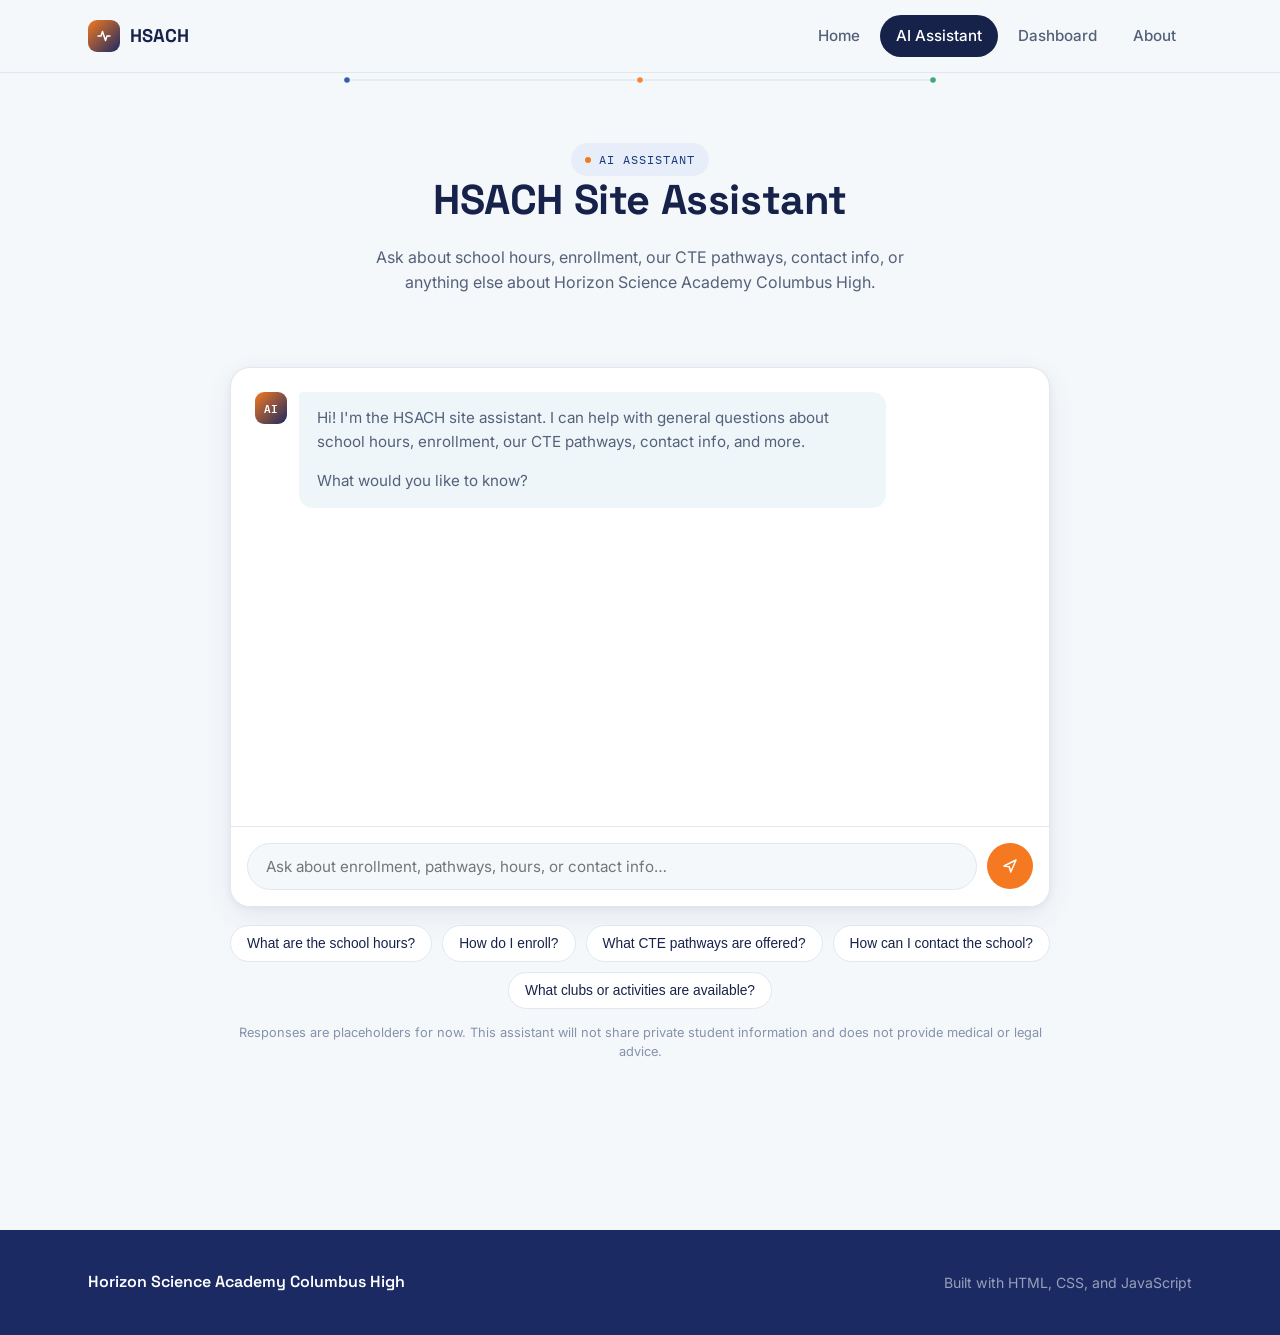
<file: chatbot.html>
<!DOCTYPE html>
<html lang="en">
<head>
  <meta charset="UTF-8" />
  <meta name="viewport" content="width=device-width, initial-scale=1.0" />
  <title>AI Assistant — Horizon Science Academy Columbus High</title>
  <meta name="description" content="Ask the HSACH site assistant about school hours, enrollment, CTE pathways, and other general questions." />
  <link rel="stylesheet" href="style.css" />
</head>
<body>

  <!-- ============================== NAVIGATION ============================== -->
  <header class="site-nav">
    <div class="container">
      <a href="index.html" class="nav-brand">
        <span class="brand-mark">
          <svg viewBox="0 0 24 24" fill="none" xmlns="http://www.w3.org/2000/svg">
            <path d="M4 12h4l2-6 4 12 2-6h4" stroke="white" stroke-width="2" stroke-linecap="round" stroke-linejoin="round"/>
          </svg>
        </span>
        HSACH
      </a>
      <nav>
        <ul class="nav-links">
          <li><a href="index.html">Home</a></li>
          <li><a href="chatbot.html">AI Assistant</a></li>
          <li><a href="dashboard.html">Dashboard</a></li>
          <li><a href="about.html">About</a></li>
        </ul>
      </nav>
      <button class="nav-toggle" aria-label="Toggle navigation" aria-expanded="false">
        <span></span>
      </button>
    </div>
  </header>

  <!-- Quiet echo of the homepage's pathway motif, used here as a section divider -->
  <div class="container">
    <div class="pathway-divider">
      <svg viewBox="0 0 860 20" xmlns="http://www.w3.org/2000/svg" aria-hidden="true" style="width:100%; max-width:600px; margin:0 auto; display:block;">
        <line x1="10" y1="10" x2="850" y2="10" stroke="var(--color-line)" stroke-width="2"/>
        <circle cx="10" cy="10" r="4" style="fill:var(--color-blue)"/>
        <circle cx="430" cy="10" r="4" style="fill:var(--color-amber)"/>
        <circle cx="850" cy="10" r="4" style="fill:var(--color-green)"/>
      </svg>
    </div>
  </div>

  <!-- ============================== PAGE HEADER ============================== -->
  <section class="page-header">
    <div class="container">
      <span class="eyebrow"><span class="dot"></span> AI Assistant</span>
      <h1>HSACH Site Assistant</h1>
      <p class="lede">Ask about school hours, enrollment, our CTE pathways, contact info, or anything else about Horizon Science Academy Columbus High.</p>
    </div>
  </section>

  <!-- ============================== CHAT ============================== -->
  <section>
    <div class="container">
      <div class="chat-shell">

        <div class="chat-window">
          <div class="chat-log" id="chatLog">
            <!-- Opening message from the assistant -->
            <div class="msg msg-ai">
              <div class="msg-avatar">AI</div>
              <div class="msg-bubble">
                <p>Hi! I'm the HSACH site assistant. I can help with general questions about school hours, enrollment, our CTE pathways, contact info, and more.</p>
                <p>What would you like to know?</p>
              </div>
            </div>
          </div>

          <form class="chat-input-row" id="chatForm">
            <label for="chatInput" class="sr-only" style="position:absolute; left:-9999px;">Message the assistant</label>
            <input type="text" id="chatInput" name="chatInput" placeholder="Ask about enrollment, pathways, hours, or contact info…" autocomplete="off" />
            <button type="submit" aria-label="Send message">
              <svg viewBox="0 0 24 24" fill="none" xmlns="http://www.w3.org/2000/svg">
                <path d="M4 12L20 4L13 20L11 13L4 12Z" stroke="white" stroke-width="2" stroke-linejoin="round" stroke-linecap="round"/>
              </svg>
            </button>
          </form>
        </div>

        <!-- ============================== SUGGESTED PROMPTS ============================== -->
        <div class="suggested-prompts">
          <button type="button" class="prompt-chip">What are the school hours?</button>
          <button type="button" class="prompt-chip">How do I enroll?</button>
          <button type="button" class="prompt-chip">What CTE pathways are offered?</button>
          <button type="button" class="prompt-chip">How can I contact the school?</button>
          <button type="button" class="prompt-chip">What clubs or activities are available?</button>
        </div>

        <p class="chat-disclaimer">Responses are placeholders for now. This assistant will not share private student information and does not provide medical or legal advice.</p>
      </div>
    </div>
  </section>

  <!-- ============================== FOOTER ============================== -->
  <footer class="site-footer">
    <div class="container footer-grid">
      <span class="footer-brand">Horizon Science Academy Columbus High</span>
      <div class="footer-meta">
        <span>Built with HTML, CSS, and JavaScript</span>
      </div>
    </div>
  </footer>

  <script src="script.js"></script>
</body>
</html>
</file>
<file: style.css>
/* ==========================================================================
   HORIZON SCIENCE ACADEMY — shared stylesheet
   Design tokens live at the top as CSS custom properties so every page
   (index, chatbot, dashboard, about) stays visually consistent.
   ========================================================================== */

@import url('https://fonts.googleapis.com/css2?family=Space+Grotesk:wght@500;600;700&family=Inter:wght@400;500;600;700&family=IBM+Plex+Mono:wght@500;600&display=swap');

:root {
  /* --- Color palette ---------------------------------------------------
     Deep navy + a warm signal orange carry Horizon Science Academy's
     brand (sunburst mark, "Donate" button, section banners). A single
     orange accent is reserved ONLY for things that need attention (an
     at-risk flag, a risk-factor tag) so the color itself stays
     meaningful, not decorative. */
  --color-ink: #16224a;        /* headings, primary text */
  --color-navy: #1b2a63;       /* nav bar, footer, dark surfaces */
  --color-navy-soft: #223574;
  --color-blue: #1f4fa3;       /* primary actions, links */
  --color-blue-dark: #163a7c;
  --color-blue-light: #e7eef9; /* tinted backgrounds */
  --color-amber: #f47920;      /* "needs attention" accent — used sparingly (brand orange) */
  --color-amber-dark: #c25f14;
  --color-amber-light: #fde3cc;
  --color-green: #2f9e6b;      /* "on track" accent — used sparingly */
  --color-green-light: #e3f5ec;
  --color-sky: #a9d6e5;        /* the light-blue banner color from the school site */
  --color-sky-light: #eef6fa;  /* tinted version for chat bubbles, chip hovers */
  --color-paper: #f5f8fb;      /* page background */
  --color-white: #ffffff;
  --color-slate: #55617a;      /* secondary text */
  --color-slate-light: #8592ab;
  --color-line: #e1e7f0;       /* hairlines, borders */

  /* --- Type -------------------------------------------------------------
     Space Grotesk gives headings a geometric, "product" edge without
     being the default serif/Inter combo. Inter carries body copy for
     legibility. Plex Mono is reserved for numbers/data so stats read as
     data, not decoration. */
  --font-display: 'Space Grotesk', 'Segoe UI', sans-serif;
  --font-body: 'Inter', 'Segoe UI', sans-serif;
  --font-mono: 'IBM Plex Mono', 'Courier New', monospace;

  /* --- Shape & elevation --- */
  --radius-lg: 20px;
  --radius-md: 14px;
  --radius-sm: 9px;
  --shadow-soft: 0 10px 30px rgba(22, 34, 74, 0.07), 0 2px 8px rgba(22, 34, 74, 0.05);
  --shadow-lift: 0 16px 40px rgba(22, 34, 74, 0.12), 0 4px 12px rgba(22, 34, 74, 0.06);
  --max-width: 1160px;
}

/* --------------------------------------------------------------------- */
/* Reset & base                                                          */
/* --------------------------------------------------------------------- */

* {
  box-sizing: border-box;
}

html {
  scroll-behavior: smooth;
}

@media (prefers-reduced-motion: reduce) {
  html {
    scroll-behavior: auto;
  }
  * {
    animation-duration: 0.001ms !important;
    transition-duration: 0.001ms !important;
  }
}

body {
  margin: 0;
  font-family: var(--font-body);
  color: var(--color-ink);
  background: var(--color-paper);
  line-height: 1.55;
  -webkit-font-smoothing: antialiased;
}

h1, h2, h3, h4 {
  font-family: var(--font-display);
  color: var(--color-ink);
  margin: 0 0 0.5em 0;
  line-height: 1.15;
  letter-spacing: -0.01em;
}

p {
  margin: 0 0 1em 0;
  color: var(--color-slate);
}

a {
  color: var(--color-blue);
  text-decoration: none;
}

img, svg {
  max-width: 100%;
  display: block;
}

.container {
  max-width: var(--max-width);
  margin: 0 auto;
  padding: 0 28px;
}

:focus-visible {
  outline: 2px solid var(--color-blue);
  outline-offset: 3px;
  border-radius: 4px;
}

/* --------------------------------------------------------------------- */
/* Navigation                                                             */
/* --------------------------------------------------------------------- */

.site-nav {
  position: sticky;
  top: 0;
  z-index: 100;
  background: rgba(245, 248, 251, 0.9);
  backdrop-filter: blur(10px);
  border-bottom: 1px solid var(--color-line);
}

.site-nav .container {
  display: flex;
  align-items: center;
  justify-content: space-between;
  height: 72px;
}

.nav-brand {
  display: flex;
  align-items: center;
  gap: 10px;
  font-family: var(--font-display);
  font-weight: 700;
  font-size: 1.15rem;
  color: var(--color-ink);
}

.nav-brand .brand-mark {
  width: 32px;
  height: 32px;
  border-radius: 9px;
  background: linear-gradient(135deg, var(--color-amber) 0%, var(--color-navy) 100%);
  display: grid;
  place-items: center;
  flex-shrink: 0;
}

.nav-brand .brand-mark svg {
  width: 18px;
  height: 18px;
}

.nav-links {
  display: flex;
  align-items: center;
  gap: 4px;
  list-style: none;
  margin: 0;
  padding: 0;
}

.nav-links a {
  display: inline-block;
  padding: 9px 16px;
  border-radius: 999px;
  color: var(--color-slate);
  font-weight: 500;
  font-size: 0.95rem;
  transition: background 0.2s ease, color 0.2s ease;
}

.nav-links a:hover {
  background: var(--color-blue-light);
  color: var(--color-blue-dark);
}

.nav-links a.active {
  background: var(--color-ink);
  color: var(--color-white);
}

.nav-toggle {
  display: none;
  background: none;
  border: 1px solid var(--color-line);
  border-radius: var(--radius-sm);
  width: 42px;
  height: 42px;
  cursor: pointer;
  align-items: center;
  justify-content: center;
}

.nav-toggle span,
.nav-toggle span::before,
.nav-toggle span::after {
  display: block;
  width: 18px;
  height: 2px;
  background: var(--color-ink);
  position: relative;
  transition: transform 0.2s ease;
}

.nav-toggle span::before,
.nav-toggle span::after {
  content: "";
  position: absolute;
}

.nav-toggle span::before { top: -6px; }
.nav-toggle span::after { top: 6px; }

/* --------------------------------------------------------------------- */
/* Buttons                                                                */
/* --------------------------------------------------------------------- */

.btn {
  display: inline-flex;
  align-items: center;
  justify-content: center;
  gap: 8px;
  padding: 13px 24px;
  border-radius: 999px;
  font-family: var(--font-body);
  font-weight: 600;
  font-size: 0.96rem;
  border: 1px solid transparent;
  cursor: pointer;
  transition: transform 0.15s ease, box-shadow 0.15s ease, background 0.15s ease;
  white-space: nowrap;
}

.btn:active {
  transform: translateY(1px);
}

.btn-primary {
  background: var(--color-amber);
  color: var(--color-white);
  box-shadow: 0 8px 20px rgba(244, 121, 32, 0.28);
}

.btn-primary:hover {
  background: #d9690f;
  box-shadow: 0 10px 24px rgba(244, 121, 32, 0.36);
}

.btn-secondary {
  background: var(--color-white);
  color: var(--color-ink);
  border-color: var(--color-line);
}

.btn-secondary:hover {
  border-color: var(--color-blue);
  color: var(--color-blue-dark);
}

.btn-block {
  width: 100%;
}

/* --------------------------------------------------------------------- */
/* Hero                                                                   */
/* --------------------------------------------------------------------- */

.hero {
  padding: 76px 0 40px;
}

.hero .container {
  display: grid;
  gap: 20px;
  max-width: 760px;
  text-align: center;
  margin: 0 auto;
}

.eyebrow {
  display: inline-flex;
  align-items: center;
  gap: 8px;
  justify-content: center;
  font-family: var(--font-mono);
  font-size: 0.78rem;
  letter-spacing: 0.08em;
  text-transform: uppercase;
  color: var(--color-blue-dark);
  background: var(--color-blue-light);
  border-radius: 999px;
  padding: 7px 14px;
  margin: 0 auto;
  width: fit-content;
}

.eyebrow .dot {
  width: 6px;
  height: 6px;
  border-radius: 50%;
  background: var(--color-amber);
}

.hero h1 {
  font-size: clamp(2.1rem, 4.2vw, 3.4rem);
}

.hero .lede {
  font-size: 1.1rem;
  max-width: 560px;
  margin: 0 auto;
}

.hero-actions {
  display: flex;
  gap: 12px;
  justify-content: center;
  flex-wrap: wrap;
  margin-top: 8px;
}

/* --- Pathway signature ---------------------------------------------------
   The recurring visual motif: a student's path through a CTE pathway,
   rendered as a line of stage-nodes. It reappears (thinner, quieter) as a
   section divider on other pages so the "pathway" idea threads through
   the whole site, not just the homepage. */

.pathway {
  margin: 56px auto 0;
  max-width: 920px;
}

.pathway svg {
  width: 100%;
  height: auto;
}

.pathway-caption {
  display: flex;
  justify-content: space-between;
  max-width: 920px;
  margin: 10px auto 0;
  padding: 0 4px;
}

.pathway-caption span {
  font-family: var(--font-mono);
  font-size: 0.72rem;
  color: var(--color-slate-light);
  text-transform: uppercase;
  letter-spacing: 0.05em;
}

.pathway-divider {
  margin: 0 0 8px;
  opacity: 0.9;
}

/* --------------------------------------------------------------------- */
/* Sections                                                               */
/* --------------------------------------------------------------------- */

section {
  padding: 64px 0;
}

.section-head {
  max-width: 620px;
  margin: 0 auto 40px;
  text-align: center;
}

.section-head .eyebrow {
  margin-bottom: 14px;
}

.section-head h2 {
  font-size: clamp(1.6rem, 3vw, 2.1rem);
}

/* Problem section */

.problem {
  background: var(--color-white);
  border-top: 1px solid var(--color-line);
  border-bottom: 1px solid var(--color-line);
}

.problem-grid {
  display: grid;
  grid-template-columns: 1fr 1fr;
  gap: 48px;
  align-items: center;
}

.problem-list {
  list-style: none;
  margin: 0;
  padding: 0;
  display: grid;
  gap: 14px;
}

.problem-list li {
  display: flex;
  gap: 12px;
  align-items: flex-start;
  font-size: 0.98rem;
  color: var(--color-ink);
}

.problem-list .marker {
  flex-shrink: 0;
  width: 22px;
  height: 22px;
  border-radius: 6px;
  background: var(--color-blue-light);
  color: var(--color-blue-dark);
  display: grid;
  place-items: center;
  font-family: var(--font-mono);
  font-size: 0.7rem;
  margin-top: 2px;
}

.problem-panel {
  background: var(--color-navy);
  border-radius: var(--radius-lg);
  padding: 32px;
  color: var(--color-white);
}

.problem-panel p {
  color: rgba(255, 255, 255, 0.8);
}

.problem-panel h3 {
  color: var(--color-white);
  font-size: 1.15rem;
}

/* Feature cards */

.feature-grid {
  display: grid;
  grid-template-columns: repeat(3, 1fr);
  gap: 22px;
}

.card {
  background: var(--color-white);
  border: 1px solid var(--color-line);
  border-radius: var(--radius-lg);
  padding: 28px;
  box-shadow: var(--shadow-soft);
  transition: transform 0.2s ease, box-shadow 0.2s ease;
}

.card:hover {
  transform: translateY(-4px);
  box-shadow: var(--shadow-lift);
}

.card-icon {
  width: 44px;
  height: 44px;
  border-radius: var(--radius-sm);
  background: var(--color-blue-light);
  display: grid;
  place-items: center;
  margin-bottom: 18px;
  color: var(--color-blue-dark);
}

.card-icon svg {
  width: 22px;
  height: 22px;
}

.card h3 {
  font-size: 1.08rem;
  margin-bottom: 8px;
}

.card p {
  font-size: 0.94rem;
  margin: 0;
}

/* CTA band */

.cta-band {
  background: linear-gradient(135deg, var(--color-navy) 0%, var(--color-ink) 100%);
  border-radius: var(--radius-lg);
  padding: 46px;
  text-align: center;
  color: var(--color-white);
}

.cta-band h2 {
  color: var(--color-white);
}

.cta-band p {
  color: rgba(255, 255, 255, 0.75);
  max-width: 480px;
  margin: 0 auto 22px;
}

/* --------------------------------------------------------------------- */
/* Footer                                                                 */
/* --------------------------------------------------------------------- */

.site-footer {
  background: var(--color-navy);
  color: rgba(255, 255, 255, 0.7);
  padding: 40px 0;
  margin-top: 40px;
}

.footer-grid {
  display: flex;
  justify-content: space-between;
  align-items: center;
  flex-wrap: wrap;
  gap: 16px;
}

.footer-brand {
  color: var(--color-white);
  font-family: var(--font-display);
  font-weight: 600;
}

.footer-meta {
  display: flex;
  gap: 22px;
  flex-wrap: wrap;
  font-size: 0.88rem;
}

.footer-meta span {
  color: rgba(255, 255, 255, 0.55);
}

/* --------------------------------------------------------------------- */
/* Page header (used on chatbot / dashboard / about)                     */
/* --------------------------------------------------------------------- */

.page-header {
  padding: 48px 0 8px;
  text-align: center;
}

.page-header h1 {
  font-size: clamp(1.8rem, 3.4vw, 2.6rem);
}

.page-header .lede {
  max-width: 560px;
  margin: 0 auto;
}

/* --------------------------------------------------------------------- */
/* Chatbot page                                                          */
/* --------------------------------------------------------------------- */

.chat-shell {
  max-width: 820px;
  margin: 0 auto 64px;
}

.chat-window {
  background: var(--color-white);
  border: 1px solid var(--color-line);
  border-radius: var(--radius-lg);
  box-shadow: var(--shadow-soft);
  display: flex;
  flex-direction: column;
  height: 60vh;
  min-height: 420px;
  overflow: hidden;
}

.chat-log {
  flex: 1;
  overflow-y: auto;
  padding: 24px;
  display: flex;
  flex-direction: column;
  gap: 16px;
}

.msg {
  display: flex;
  gap: 12px;
  max-width: 82%;
  animation: msg-in 0.25s ease;
}

@keyframes msg-in {
  from { opacity: 0; transform: translateY(6px); }
  to { opacity: 1; transform: translateY(0); }
}

.msg-avatar {
  flex-shrink: 0;
  width: 32px;
  height: 32px;
  border-radius: 9px;
  display: grid;
  place-items: center;
  font-family: var(--font-mono);
  font-size: 0.7rem;
  font-weight: 600;
  color: var(--color-white);
}

.msg-ai .msg-avatar {
  background: linear-gradient(135deg, var(--color-amber) 0%, var(--color-navy) 100%);
}

.msg-user .msg-avatar {
  background: var(--color-slate-light);
}

.msg-bubble {
  padding: 14px 18px;
  border-radius: var(--radius-md);
  font-size: 0.95rem;
  line-height: 1.6;
}

.msg-bubble p:last-child {
  margin-bottom: 0;
}

.msg-ai {
  align-self: flex-start;
}

.msg-ai .msg-bubble {
  background: var(--color-sky-light);
  color: var(--color-ink);
  border-top-left-radius: 4px;
}

.msg-user {
  align-self: flex-end;
  flex-direction: row-reverse;
}

.msg-user .msg-bubble {
  background: var(--color-ink);
  color: var(--color-white);
  border-top-right-radius: 4px;
}

.msg-bubble h4 {
  font-size: 0.82rem;
  text-transform: uppercase;
  letter-spacing: 0.04em;
  font-family: var(--font-mono);
  margin: 12px 0 4px;
  color: var(--color-amber-dark);
}

.msg-ai .msg-bubble h4:first-child {
  margin-top: 0;
}

.msg-bubble ul {
  margin: 4px 0 8px;
  padding-left: 18px;
}

.typing-dots {
  display: inline-flex;
  gap: 4px;
  padding: 6px 2px;
}

.typing-dots span {
  width: 6px;
  height: 6px;
  border-radius: 50%;
  background: var(--color-slate-light);
  animation: typing 1.1s infinite ease-in-out;
}

.typing-dots span:nth-child(2) { animation-delay: 0.15s; }
.typing-dots span:nth-child(3) { animation-delay: 0.3s; }

@keyframes typing {
  0%, 60%, 100% { transform: translateY(0); opacity: 0.5; }
  30% { transform: translateY(-4px); opacity: 1; }
}

.chat-input-row {
  border-top: 1px solid var(--color-line);
  padding: 16px;
  display: flex;
  gap: 10px;
  background: var(--color-white);
}

.chat-input-row input {
  flex: 1;
  border: 1px solid var(--color-line);
  border-radius: 999px;
  padding: 13px 18px;
  font-family: var(--font-body);
  font-size: 0.95rem;
  background: var(--color-paper);
  color: var(--color-ink);
}

.chat-input-row input:focus {
  outline: none;
  border-color: var(--color-amber);
  background: var(--color-white);
}

.chat-input-row button {
  width: 46px;
  height: 46px;
  border-radius: 50%;
  border: none;
  background: var(--color-amber);
  color: var(--color-white);
  display: grid;
  place-items: center;
  cursor: pointer;
  flex-shrink: 0;
  transition: background 0.2s ease;
}

.chat-input-row button:hover {
  background: #d9690f;
}

.chat-input-row button svg {
  width: 18px;
  height: 18px;
}

.suggested-prompts {
  margin-top: 18px;
  display: flex;
  flex-wrap: wrap;
  gap: 10px;
  justify-content: center;
}

.prompt-chip {
  background: var(--color-white);
  border: 1px solid var(--color-line);
  border-radius: 999px;
  padding: 10px 16px;
  font-size: 0.86rem;
  color: var(--color-ink);
  cursor: pointer;
  transition: border-color 0.2s ease, color 0.2s ease, transform 0.15s ease;
}

.prompt-chip:hover {
  border-color: var(--color-amber);
  color: var(--color-amber-dark);
  transform: translateY(-2px);
}

.chat-disclaimer {
  text-align: center;
  font-size: 0.8rem;
  color: var(--color-slate-light);
  margin-top: 14px;
}

/* --------------------------------------------------------------------- */
/* Dashboard page                                                        */
/* --------------------------------------------------------------------- */

.stat-grid {
  display: grid;
  grid-template-columns: repeat(4, 1fr);
  gap: 20px;
  margin-bottom: 36px;
}

.stat-card {
  background: var(--color-white);
  border: 1px solid var(--color-line);
  border-radius: var(--radius-lg);
  padding: 24px;
  box-shadow: var(--shadow-soft);
}

.stat-card .stat-label {
  font-family: var(--font-mono);
  font-size: 0.74rem;
  text-transform: uppercase;
  letter-spacing: 0.05em;
  color: var(--color-slate-light);
  margin-bottom: 10px;
}

.stat-card .stat-value {
  font-family: var(--font-mono);
  font-size: 2rem;
  font-weight: 600;
  color: var(--color-ink);
}

.stat-card .stat-trend {
  margin-top: 8px;
  font-size: 0.82rem;
  font-weight: 600;
  display: inline-flex;
  align-items: center;
  gap: 4px;
}

.stat-trend.up { color: var(--color-green); }
.stat-trend.down { color: var(--color-amber); }

.dash-grid {
  display: grid;
  grid-template-columns: 1.4fr 1fr;
  gap: 24px;
  align-items: start;
}

.panel {
  background: var(--color-white);
  border: 1px solid var(--color-line);
  border-radius: var(--radius-lg);
  padding: 28px;
  box-shadow: var(--shadow-soft);
  margin-bottom: 24px;
}

.panel h3 {
  font-size: 1.05rem;
  margin-bottom: 4px;
}

.panel .panel-sub {
  font-size: 0.88rem;
  color: var(--color-slate);
  margin-bottom: 20px;
}

.insight-list {
  list-style: none;
  margin: 0;
  padding: 0;
  display: grid;
  gap: 14px;
}

.insight-item {
  display: flex;
  gap: 14px;
  padding: 14px;
  border-radius: var(--radius-md);
  background: var(--color-paper);
  border: 1px solid var(--color-line);
}

.insight-tag {
  flex-shrink: 0;
  font-family: var(--font-mono);
  font-size: 0.68rem;
  text-transform: uppercase;
  letter-spacing: 0.04em;
  padding: 4px 9px;
  border-radius: 999px;
  height: fit-content;
  white-space: nowrap;
}

.insight-tag.positive {
  background: var(--color-green-light);
  color: var(--color-green);
}

.insight-tag.attention {
  background: var(--color-amber-light);
  color: var(--color-amber);
}

.insight-text {
  font-size: 0.92rem;
  color: var(--color-ink);
}

.recommend-list {
  list-style: none;
  margin: 0;
  padding: 0;
  display: grid;
  gap: 12px;
}

.recommend-list li {
  display: flex;
  gap: 10px;
  font-size: 0.92rem;
  color: var(--color-ink);
  align-items: flex-start;
}

.recommend-list li svg {
  flex-shrink: 0;
  width: 18px;
  height: 18px;
  margin-top: 2px;
  color: var(--color-blue);
}

/* --------------------------------------------------------------------- */
/* About page                                                            */
/* --------------------------------------------------------------------- */

.about-block {
  max-width: 760px;
  margin: 0 auto 48px;
}

.about-block h2 {
  font-size: 1.4rem;
}

.tech-list {
  display: flex;
  flex-wrap: wrap;
  gap: 10px;
  list-style: none;
  padding: 0;
  margin: 0;
}

.tech-list li {
  background: var(--color-white);
  border: 1px solid var(--color-line);
  border-radius: 999px;
  padding: 9px 16px;
  font-size: 0.88rem;
  color: var(--color-ink);
  display: flex;
  align-items: center;
  gap: 8px;
}

.tech-list li .planned {
  font-family: var(--font-mono);
  font-size: 0.66rem;
  text-transform: uppercase;
  color: var(--color-amber);
  background: var(--color-amber-light);
  padding: 2px 7px;
  border-radius: 999px;
}

.team-card {
  background: var(--color-white);
  border: 1px solid var(--color-line);
  border-radius: var(--radius-lg);
  padding: 28px;
  box-shadow: var(--shadow-soft);
}

/* --------------------------------------------------------------------- */
/* Responsive                                                             */
/* --------------------------------------------------------------------- */

@media (max-width: 860px) {
  .feature-grid { grid-template-columns: 1fr; }
  .problem-grid { grid-template-columns: 1fr; }
  .dash-grid { grid-template-columns: 1fr; }
  .stat-grid { grid-template-columns: 1fr 1fr; }
}

@media (max-width: 680px) {
  .nav-links {
    position: absolute;
    top: 72px;
    left: 0;
    right: 0;
    background: var(--color-white);
    border-bottom: 1px solid var(--color-line);
    flex-direction: column;
    align-items: stretch;
    padding: 10px 20px 18px;
    display: none;
    gap: 2px;
  }

  .nav-links.open {
    display: flex;
  }

  .nav-links a {
    padding: 12px 14px;
  }

  .nav-toggle {
    display: inline-flex;
  }

  .stat-grid { grid-template-columns: 1fr; }
  .footer-grid { flex-direction: column; align-items: flex-start; }
  .cta-band { padding: 32px 22px; }
}
</file>
